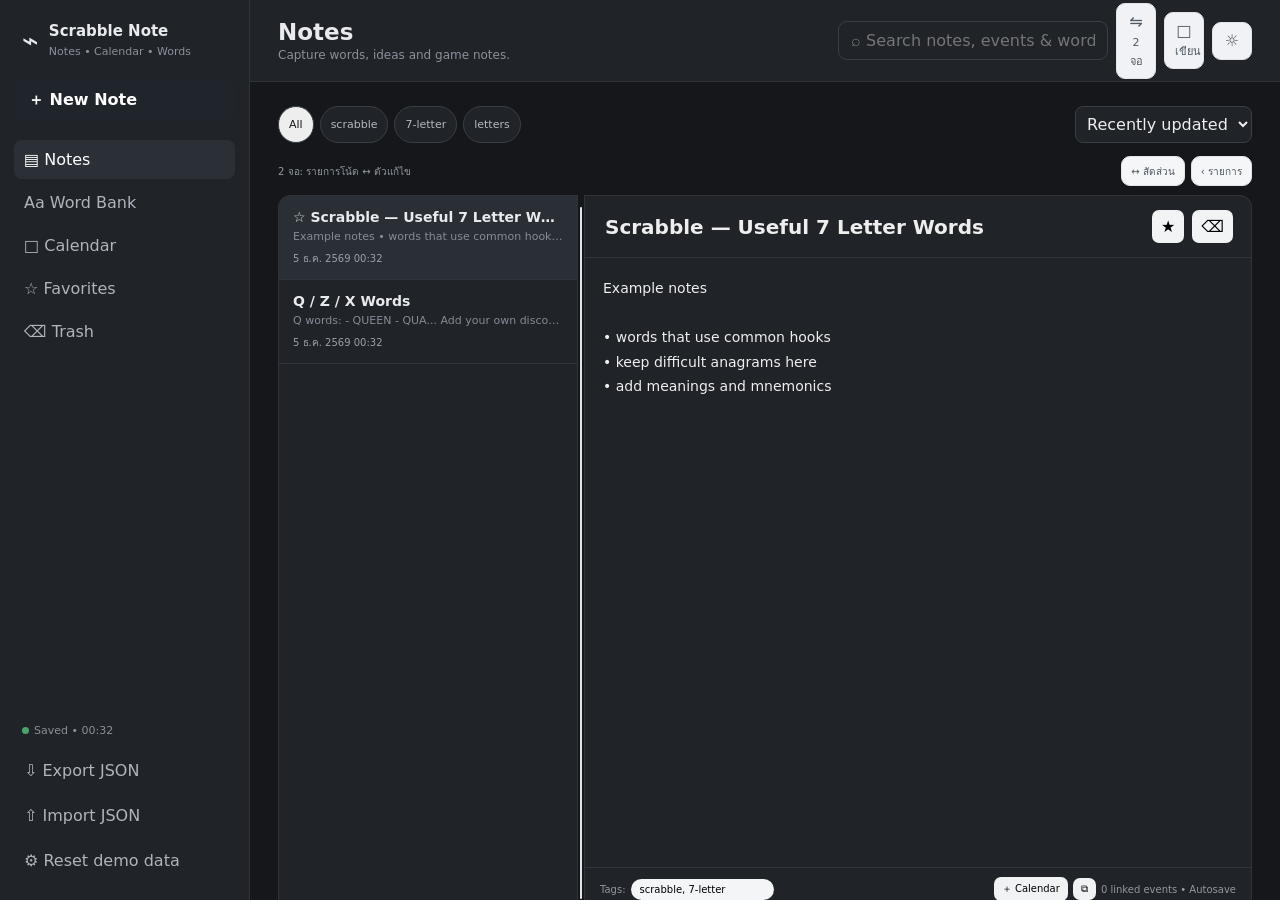
<file: note/index.html>
<!doctype html>
<html lang="th">
<head><meta charset="utf-8"><meta name="viewport" content="width=device-width,initial-scale=1,viewport-fit=cover"><title>Scrabble Note — Notes • Calendar • Planner</title><link rel="stylesheet" href="styles.css"></head>
<body>
<aside class="sidebar"><div class="brand"><span>⌁</span><div><b>Scrabble Note</b><small>Notes • Calendar • Words</small></div></div><button class="new-btn" id="newNote">＋ New Note</button><nav><button class="nav active" data-view="notes">▤ Notes</button><button class="nav" data-view="words">Aa Word Bank</button><button class="nav" data-view="planner">□ Calendar</button><button class="nav" data-view="favorites">☆ Favorites</button><button class="nav" data-view="trash">⌫ Trash</button></nav><div class="sidebar-bottom"><div class="storage"><span class="dot"></span><span id="saveState">Saved locally</span></div><button class="ghost" id="exportBtn">⇩ Export JSON</button><label class="ghost import">⇧ Import JSON<input id="importInput" type="file" accept=".json"></label><button class="ghost" id="clearBtn">⚙ Reset demo data</button></div></aside>
<main><header class="topbar"><div><h1 id="viewTitle">Notes</h1><p id="viewSub">Capture words, ideas and game notes.</p></div><div class="top-actions"><input id="globalSearch" placeholder="⌕ Search notes, events & words..."/><button class="tool-btn" id="splitBtn">⇋ <span>2 จอ</span></button><button class="tool-btn" id="focusBtn">□ <span>เขียน</span></button><button class="tool-btn" id="themeBtn">☼</button></div></header>
<section id="notesView" class="view"><div class="toolbar"><div class="chips" id="tagFilters"></div><select id="sortSelect"><option value="updated">Recently updated</option><option value="created">Recently created</option><option value="az">A → Z</option></select></div><div class="split-toolbar"><div class="split-hint">2 จอ: รายการโน้ต ↔ ตัวแก้ไข</div><div class="split-tools"><button id="listWidthBtn" class="mini-btn">↔ สัดส่วน</button><button id="listCollapseBtn" class="mini-btn">‹ รายการ</button></div></div><div class="notes-layout" id="notesLayout"><div class="note-list" id="noteList"></div><div class="split-divider" id="splitDivider"></div><article class="editor" id="editor"><div class="empty-editor">เลือกโน้ตเพื่อเริ่มจด</div></article></div></section>
<section id="wordsView" class="view hidden"><div class="panel-head"><div><h2>Word Bank</h2><p>คลังคำศัพท์สำหรับ Scrabble</p></div><button class="primary" id="addWord">＋ Add Word</button></div><div class="word-stats"><div><b id="wordCount">0</b><span>Words</span></div><div><b id="letterCount">0</b><span>Letters</span></div><div><b id="pointsCount">0</b><span>Tile Points</span></div></div><div class="word-table" id="wordTable"></div></section>
<section id="plannerView" class="view hidden"><div class="calendar-head"><div><h2>Calendar & Planner</h2><p>จัดตารางฝึกศัพท์ งาน และโน้ตในที่เดียว</p></div><div class="calendar-actions"><button class="mini-btn" id="todayBtn">Today</button><button class="primary" id="addEvent">＋ Event</button><button class="mini-btn" id="addTask">＋ Task</button></div></div><div class="dashboard" id="dashboard"></div><div class="calendar-toolbar"><div class="calendar-nav"><button id="prevPeriod">‹</button><button id="nextPeriod">›</button><b id="periodLabel"></b></div><div class="view-switch"><button class="cal-view active" data-cal="month">Month</button><button class="cal-view" data-cal="week">Week</button><button class="cal-view" data-cal="day">Day</button></div></div><div class="calendar-layout"><div id="calendar" class="calendar"></div><aside class="day-panel" id="dayPanel"></aside></div></section>
<section id="favoritesView" class="view hidden"><div class="panel-head"><div><h2>Favorites</h2><p>โน้ตที่ปักหมุดไว้</p></div></div><div class="note-grid" id="favoriteList"></div></section>
<section id="trashView" class="view hidden"><div class="panel-head"><div><h2>Trash</h2><p>โน้ตที่ลบแล้ว</p></div></div><div class="note-grid" id="trashList"></div></section>
</main><div id="toast"></div><script>
  // Embedded inside CSW24 (a dark-themed app) — default this app to dark
  // mode too on its very first load, purely for visual consistency.
  // Never touches the choice once the person has ever toggled ☼ here
  // themselves (that preference, scrabble-dark, always wins after that).
  if (localStorage.getItem('scrabble-dark') === null) {
    document.body.classList.add('dark');
    localStorage.setItem('scrabble-dark', 'true');
  }
</script>
<script src="app.js"></script></body></html>
</file>
<file: note/styles.css>
*{box-sizing:border-box}body{margin:0;font-family:Inter,ui-sans-serif,system-ui,-apple-system,"Segoe UI",sans-serif;background:#f6f7f9;color:#1d2228;display:flex;height:100vh;overflow:hidden}button,input,textarea,select{font:inherit}button{cursor:pointer;border:0}.sidebar{width:250px;background:#fff;border-right:1px solid #e7e9ed;padding:20px 14px;display:flex;flex-direction:column;gap:18px}.brand{display:flex;gap:10px;align-items:center;padding:2px 8px}.brand>span{font-size:28px}.brand b{display:block;font-size:15px}.brand small{color:#8a919b;font-size:11px}.new-btn,.primary{background:#20252b;color:#fff;border-radius:10px;padding:11px 14px;font-weight:650}.new-btn{width:100%;text-align:left}.sidebar nav{display:grid;gap:4px}.nav,.ghost{background:transparent;color:#69717c;text-align:left;padding:10px;border-radius:8px}.nav:hover,.nav.active,.ghost:hover{background:#f0f2f5;color:#1d2228}.sidebar-bottom{margin-top:auto;display:grid;gap:6px}.storage{font-size:11px;color:#89909a;padding:8px}.dot{display:inline-block;width:7px;height:7px;background:#45a56b;border-radius:50%;margin-right:5px}.import{display:block}.import input{display:none}main{flex:1;min-width:0;display:flex;flex-direction:column}.topbar{height:82px;background:#fff;border-bottom:1px solid #e7e9ed;padding:16px 28px;display:flex;justify-content:space-between;align-items:center}.topbar h1{font-size:23px;margin:0}.topbar p,.panel-head p{margin:3px 0 0;color:#8a919b;font-size:12px}.top-actions{display:flex;gap:8px}.top-actions input{width:270px;border:1px solid #e1e4e8;border-radius:9px;padding:9px 12px;outline:none}.top-actions button{background:#f0f2f5;border-radius:9px;width:40px}.view{padding:24px 28px;overflow:auto;flex:1}.hidden{display:none!important}.toolbar{display:flex;justify-content:space-between;gap:10px;margin-bottom:14px}.chips{display:flex;gap:6px;flex-wrap:wrap}.chip{padding:6px 10px;border:1px solid #e0e3e7;background:#fff;border-radius:99px;font-size:11px;color:#707782}.chip.active{background:#20252b;color:white}.toolbar select{border:1px solid #e0e3e7;border-radius:8px;padding:7px;background:white}.notes-layout{display:grid;grid-template-columns:300px minmax(0,1fr);gap:14px;height:calc(100% - 54px);min-height:450px}.note-list{background:#fff;border:1px solid #e7e9ed;border-radius:12px;overflow:auto}.note-card{padding:13px 14px;border-bottom:1px solid #eef0f2}.note-card.selected{background:#f1f3f5}.note-card h3{font-size:14px;margin:0 0 5px;white-space:nowrap;overflow:hidden;text-overflow:ellipsis}.note-card p{font-size:11px;color:#858c96;margin:0 0 8px;white-space:nowrap;overflow:hidden;text-overflow:ellipsis}.meta{font-size:10px;color:#9aa1aa}.editor{background:#fff;border:1px solid #e7e9ed;border-radius:12px;display:flex;flex-direction:column;overflow:hidden}.empty-editor{margin:auto;color:#9097a1}.editor-head{display:flex;align-items:center;gap:8px;padding:14px 18px;border-bottom:1px solid #eef0f2}.title-input{flex:1;border:0;outline:0;font-size:20px;font-weight:700}.icon-btn{background:#f2f3f5;border-radius:7px;padding:7px 9px}.editor-body{flex:1;display:flex;flex-direction:column}.editor-body textarea{flex:1;border:0;resize:none;padding:18px;font-size:14px;line-height:1.75;outline:0}.editor-foot{border-top:1px solid #eef0f2;padding:9px 15px;display:flex;justify-content:space-between;align-items:center;font-size:10px;color:#9299a2}.tag-input{border:0;outline:0;background:#f4f5f7;border-radius:99px;padding:5px 9px;font-size:10px}.panel-head{display:flex;justify-content:space-between;align-items:center;margin-bottom:18px}.panel-head h2{margin:0;font-size:20px}.word-stats{display:grid;grid-template-columns:repeat(3,1fr);gap:12px;margin-bottom:18px}.word-stats div{background:#fff;border:1px solid #e7e9ed;border-radius:11px;padding:15px}.word-stats b{font-size:23px;display:block}.word-stats span{font-size:11px;color:#8d949d}.word-table{background:#fff;border:1px solid #e7e9ed;border-radius:12px;overflow:hidden}.word-row{display:grid;grid-template-columns:1fr 100px 100px 80px 50px;align-items:center;padding:12px 15px;border-bottom:1px solid #eef0f2;font-size:12px}.word-row.head{font-size:10px;color:#8d949d;background:#fafbfc}.word{font-size:16px;font-weight:750;letter-spacing:.04em}.score{font-weight:700}.planner{display:grid;grid-template-columns:repeat(auto-fit,minmax(260px,1fr));gap:12px}.day{background:#fff;border:1px solid #e7e9ed;border-radius:12px;padding:15px;min-height:170px}.day h3{font-size:13px;margin:0 0 12px}.task{display:flex;gap:8px;align-items:flex-start;padding:8px 0;border-top:1px solid #f0f1f3;font-size:12px}.task input{margin-top:2px}.task.done span{text-decoration:line-through;color:#9da3aa}.task button{margin-left:auto;background:none;color:#aaa}.note-grid{display:grid;grid-template-columns:repeat(auto-fill,minmax(220px,1fr));gap:12px}.grid-card{background:#fff;border:1px solid #e7e9ed;border-radius:12px;padding:15px}.grid-card h3{font-size:14px;margin:0 0 7px}.grid-card p{font-size:11px;color:#7e8690;white-space:pre-wrap;max-height:90px;overflow:hidden}.grid-card button{background:#f1f2f4;border-radius:7px;padding:6px;margin-right:4px;font-size:11px}#toast{position:fixed;bottom:20px;right:20px;background:#20252b;color:#fff;padding:9px 13px;border-radius:8px;font-size:11px;opacity:0;transform:translateY(8px);transition:.2s;pointer-events:none}#toast.show{opacity:1;transform:none}@media(max-width:800px){.sidebar{width:68px;padding:12px 8px}.brand div,.new-btn,.nav{font-size:0}.brand{justify-content:center}.new-btn{height:40px}.nav{text-align:center}.sidebar-bottom{display:none}.notes-layout{grid-template-columns:1fr}.note-list{max-height:220px}.topbar{padding:14px}.view{padding:14px}.top-actions input{width:150px}.word-row{grid-template-columns:1fr 60px 60px 50px 35px}}
body.dark{background:#15171a;color:#e8eaed}body.dark .sidebar,body.dark .topbar,body.dark .note-list,body.dark .editor,body.dark .word-table,body.dark .word-stats div,body.dark .day,body.dark .grid-card{background:#202328;border-color:#30343a}body.dark .topbar,body.dark .sidebar{border-color:#30343a}body.dark .nav,body.dark .ghost{color:#aeb5bd}body.dark .nav:hover,body.dark .nav.active,body.dark .ghost:hover{background:#2b3036;color:#fff}body.dark .top-actions input,body.dark .toolbar select{background:#202328;color:#eee;border-color:#3a3f46}body.dark .note-card{border-color:#30343a}body.dark .note-card.selected{background:#2a2f35}body.dark .editor-head,body.dark .editor-foot,.word-row{border-color:#30343a}body.dark .editor-body textarea,body.dark .title-input{background:#202328;color:#eee}body.dark .editor-body textarea::placeholder{color:#747b84}body.dark .chip{background:#202328;border-color:#3a3f46;color:#b3bac2}body.dark .chip.active{background:#eee;color:#15171a}
/* Enhanced two-pane / iPad-friendly controls */
.top-actions{align-items:center}
.tool-btn,.mini-btn{border:1px solid #e1e4e8;background:#f5f6f8;color:#4f5862;border-radius:9px;padding:8px 10px;min-height:38px}
.tool-btn span{font-size:11px}
.split-toolbar{display:flex;justify-content:space-between;align-items:center;margin:-2px 0 8px;min-height:32px}
.split-hint{font-size:10px;color:#9299a2}
.split-tools{display:flex;gap:6px}
.mini-btn{font-size:10px;min-height:30px;padding:6px 9px}
.notes-layout{grid-template-columns:var(--list-width,300px) 6px minmax(0,1fr);gap:0}
.split-divider{cursor:col-resize;position:relative;background:transparent}
.split-divider:after{content:"";position:absolute;left:2px;top:12px;bottom:12px;width:2px;border-radius:2px;background:#e0e3e7}
.note-list{border-radius:12px 0 0 12px}
.editor{border-radius:0 12px 12px 0}
.notes-layout.list-collapsed{grid-template-columns:0 0 minmax(0,1fr)}
.notes-layout.list-collapsed .note-list{display:none}
.notes-layout.list-collapsed .split-divider{display:none}
body.focus-mode .sidebar,body.focus-mode .topbar>div:first-child{display:none}
body.focus-mode .topbar{justify-content:flex-end;height:58px;padding:10px 14px}
body.focus-mode .view{padding:10px 14px}
body.focus-mode .notes-layout{height:calc(100% - 42px)}
body.focus-mode .split-toolbar{display:none}
body.focus-mode .editor{border-radius:12px}
body.focus-mode .note-list,body.focus-mode .split-divider{display:none}
body.focus-mode .notes-layout{grid-template-columns:minmax(0,1fr)}
.editor-foot{gap:10px}
.editor-foot>div{display:flex;align-items:center;gap:5px;min-width:0}
.editor-foot .quick-actions{display:flex;gap:5px}
.quick-btn{background:#f1f2f4;border-radius:7px;padding:5px 8px;font-size:10px}
.note-card{cursor:pointer}
.note-card:active{transform:scale(.998)}
@media(max-width:800px){
 .top-actions input{width:min(34vw,190px)}
 .tool-btn span{display:none}
 .notes-layout{grid-template-columns:var(--list-width,42vw) 6px minmax(0,1fr);min-height:0}
 .note-list{max-height:none}
 .split-toolbar{margin-bottom:6px}
 .editor-head{padding:11px 10px}
 .editor-body textarea{padding:14px}
}
@media(max-width:560px){
 .sidebar{width:54px}
 .brand>span{font-size:22px}
 .view{padding:10px}
 .topbar{height:70px}
 .top-actions{gap:4px}
 .top-actions input{width:34vw}
 .split-hint{display:none}
 .mini-btn{padding:5px 7px}
 .notes-layout{grid-template-columns:var(--list-width,45vw) 5px minmax(0,1fr)}
 .editor-foot{flex-wrap:wrap}
}
/* Calendar / planner upgrade */
.calendar-head{display:flex;justify-content:space-between;align-items:center;gap:12px;margin-bottom:14px}.calendar-head h2{margin:0;font-size:20px}.calendar-actions{display:flex;gap:7px;flex-wrap:wrap}.dashboard{display:grid;grid-template-columns:repeat(4,1fr);gap:10px;margin-bottom:14px}.dashboard>div{background:#fff;border:1px solid #e7e9ed;border-radius:11px;padding:12px;min-width:0}.dashboard b{font-size:21px;display:block}.dashboard span{font-size:11px;display:block}.dashboard small{font-size:10px;color:#9299a2}.calendar-toolbar{display:flex;justify-content:space-between;align-items:center;margin-bottom:10px}.calendar-nav,.view-switch{display:flex;align-items:center;gap:5px}.calendar-nav button,.cal-view{min-height:36px;padding:7px 10px;border:1px solid #e1e4e8;background:#fff;border-radius:8px}.view-switch .active{background:#20252b;color:#fff}.calendar-layout{display:grid;grid-template-columns:minmax(0,1fr) 260px;gap:12px}.calendar{background:#fff;border:1px solid #e7e9ed;border-radius:12px;overflow:hidden}.weekday-row{display:grid;grid-template-columns:repeat(7,1fr);border-bottom:1px solid #e7e9ed;background:#fafbfc}.weekday-row span{text-align:center;padding:8px;font-size:10px;color:#8b929c}.month-grid{display:grid;grid-template-columns:repeat(7,1fr)}.cal-cell{min-height:105px;border-right:1px solid #eef0f2;border-bottom:1px solid #eef0f2;padding:5px;overflow:hidden}.cal-date{background:none;padding:3px 6px;border-radius:7px;font-size:11px}.cal-cell.today .cal-date{background:#20252b;color:#fff}.cal-cell.chosen{background:#f5f6f8}.cell-items{display:grid;gap:3px;margin-top:4px}.cal-item{font-size:9px;white-space:nowrap;overflow:hidden;text-overflow:ellipsis;padding:3px 5px;border-radius:5px;background:#f1f2f4}.cal-item.event{font-weight:650}.cal-item.done{text-decoration:line-through;opacity:.55}.cell-items small{font-size:9px;color:#8d949d}.day-panel{background:#fff;border:1px solid #e7e9ed;border-radius:12px;padding:14px;min-width:0}.day-panel-head{display:flex;justify-content:space-between;gap:8px;align-items:start}.day-panel h3{font-size:14px;margin:0}.day-panel small,.muted{color:#9299a2;font-size:10px}.quick-summary{margin:12px 0;padding:10px;border-radius:9px;background:#f4f5f7}.quick-summary b{font-size:17px;margin-right:5px}.quick-summary span{font-size:10px;color:#8c939d}.panel-item{display:flex;justify-content:space-between;gap:6px;border-top:1px solid #eef0f2;padding:9px 0;font-size:11px}.panel-item>div{display:flex;gap:7px;min-width:0}.panel-item span{overflow:hidden;text-overflow:ellipsis}.panel-item button{background:#f1f2f4;border-radius:6px}.panel-links{margin-top:12px;border-top:1px solid #eef0f2;padding-top:10px;display:grid;gap:5px}.panel-links button{text-align:left;background:#f4f5f7;padding:7px;border-radius:7px;font-size:10px;overflow:hidden;text-overflow:ellipsis;white-space:nowrap}.week-grid{display:grid;grid-template-columns:repeat(7,1fr);min-height:430px}.week-col{border-right:1px solid #eef0f2;padding:8px;position:relative}.week-head{display:flex;justify-content:space-between;font-size:10px;padding-bottom:8px;border-bottom:1px solid #eef0f2}.week-item{font-size:10px;padding:7px 5px;border-bottom:1px solid #f0f1f3}.week-item b{display:block;font-size:9px;color:#858c96}.tiny-add{margin-top:10px;width:100%;background:#f4f5f7;border-radius:6px}.day-view{padding:20px}.day-view h3{margin-top:0}.day-item{display:flex;gap:10px;align-items:center;padding:12px;border-top:1px solid #eef0f2;font-size:12px}.day-item b{width:55px;font-size:10px;color:#858c96}.day-item span{flex:1}.empty-list{padding:20px;color:#9299a2;font-size:12px}.dark .calendar,.dark .day-panel,.dark .dashboard>div,.dark .calendar-nav button,.dark .cal-view,.dark .weekday-row{background:#202328;border-color:#30343a;color:#eee}.dark .cal-cell,.dark .week-col,.dark .panel-item,.dark .panel-links,.dark .week-head{border-color:#30343a}.dark .cal-cell.chosen,.dark .cal-item,.dark .quick-summary,.dark .panel-links button,.dark .tiny-add,.dark .calendar-nav button{background:#2a2f35}.dark .weekday-row{background:#1b1e22}.dark .view-switch .active{background:#eee;color:#15171a}
@media(max-width:900px){.calendar-layout{grid-template-columns:1fr}.day-panel{order:-1}.dashboard{grid-template-columns:repeat(2,1fr)}}
@media(max-width:650px){.calendar-head{align-items:flex-start;flex-direction:column}.calendar-actions{width:100%}.calendar-actions button{flex:1}.calendar-toolbar{gap:8px;flex-wrap:wrap}.month-grid{min-width:560px}.calendar{overflow-x:auto}.weekday-row{min-width:560px}.cal-cell{min-height:88px}.week-grid{min-width:700px}.calendar{overflow-x:auto}.dashboard{gap:7px}.dashboard>div{padding:9px}.calendar-layout{gap:8px}}
</file>
